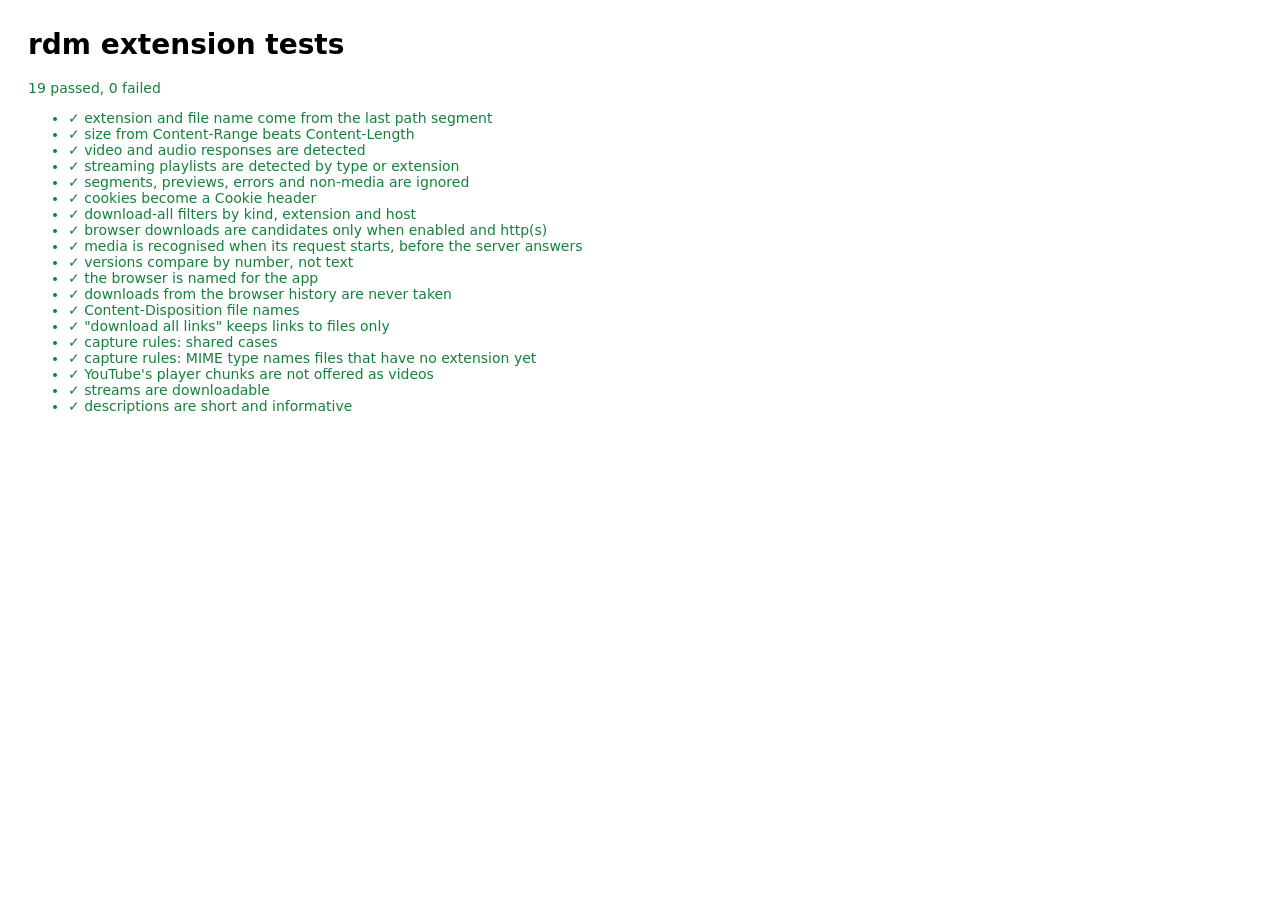
<file: extension/test/index.html>
<!doctype html>
<meta charset="utf-8">
<title>rdm extension tests</title>
<style>body{font:14px system-ui;margin:2em} .pass{color:#15803d} .fail{color:#b91c1c} pre{white-space:pre-wrap}</style>
<h1>rdm extension tests</h1>
<p id="summary">Running…</p>
<ul id="results"></ul>
<script type="module">
  // Browser runner for the same cases Node runs in CI. Serve the extension
  // folder over HTTP and open test/index.html.
  import { cases } from './cases.mjs';
  const same = (a, b) => JSON.stringify(a) === JSON.stringify(b);
  const t = {
    equal(a, b) { if (a !== b) throw new Error(`expected ${JSON.stringify(b)}, got ${JSON.stringify(a)}`); },
    deepEqual(a, b) { if (!same(a, b)) throw new Error(`expected ${JSON.stringify(b)}, got ${JSON.stringify(a)}`); },
    ok(v) { if (!v) throw new Error('expected a truthy value'); },
  };
  let failed = 0;
  for (const [name, fn] of cases) {
    const li = document.createElement('li');
    try { fn(t); li.className = 'pass'; li.textContent = `✓ ${name}`; }
    catch (e) { failed++; li.className = 'fail'; li.textContent = `✗ ${name}: ${e.message}`; }
    document.querySelector('#results').append(li);
  }
  const summary = document.querySelector('#summary');
  summary.textContent = `${cases.length - failed} passed, ${failed} failed`;
  summary.className = failed ? 'fail' : 'pass';
  document.title = failed ? 'FAIL' : 'PASS';
</script>
</file>
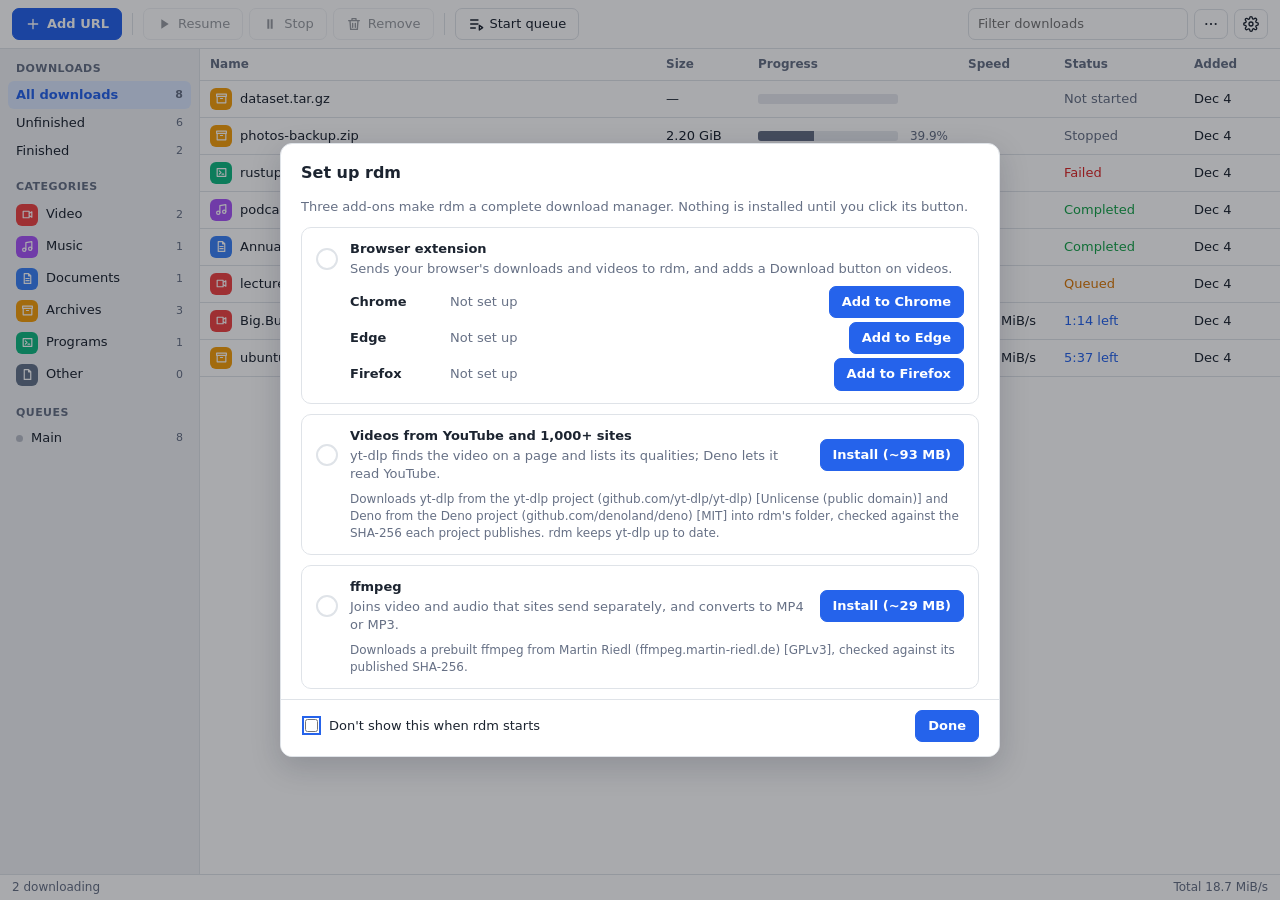
<file: crates/rdm-gui/ui/index.html>
<!doctype html>
<html lang="en">
<head>
  <meta charset="utf-8">
  <meta name="viewport" content="width=device-width, initial-scale=1">
  <title>rdm</title>
  <link rel="stylesheet" href="style.css">
  <script type="module" src="app.js"></script>
</head>
<body>
  <header class="toolbar" role="toolbar" aria-label="Actions">
    <button id="btn-add" class="primary" title="Add a URL (Ctrl/Cmd+N)">
      <svg viewBox="0 0 24 24" aria-hidden="true"><path d="M12 5v14M5 12h14"/></svg>
      <span>Add URL</span>
    </button>
    <div class="sep"></div>
    <button id="btn-start" title="Start or resume the selected downloads">
      <svg viewBox="0 0 24 24" aria-hidden="true"><path d="M8 5v14l11-7z" class="fill"/></svg>
      <span>Resume</span>
    </button>
    <button id="btn-stop" title="Stop the selected downloads (progress is kept)">
      <svg viewBox="0 0 24 24" aria-hidden="true"><path d="M8 5h3v14H8zM13 5h3v14h-3z" class="fill"/></svg>
      <span>Stop</span>
    </button>
    <button id="btn-remove" title="Remove the selected downloads (Delete)">
      <svg viewBox="0 0 24 24" aria-hidden="true"><path d="M4 7h16M10 11v6M14 11v6M6 7l1 13h10l1-13M9 7V4h6v3"/></svg>
      <span>Remove</span>
    </button>
    <div class="sep"></div>
    <button id="btn-queue" title="Start or stop the queue">
      <svg viewBox="0 0 24 24" aria-hidden="true"><path d="M4 6h11M4 12h11M4 18h7M17 14v7l5-3.5z"/></svg>
      <span id="btn-queue-label">Start queue</span>
    </button>
    <div class="spacer"></div>
    <input id="search" type="search" placeholder="Filter downloads" aria-label="Filter downloads">
    <button id="btn-more" class="icon-only" title="Import, export and more" aria-label="More actions" aria-haspopup="menu">
      <svg viewBox="0 0 24 24" aria-hidden="true"><circle cx="5" cy="12" r="1.6" class="fill"/><circle cx="12" cy="12" r="1.6" class="fill"/><circle cx="19" cy="12" r="1.6" class="fill"/></svg>
    </button>
    <button id="btn-settings" class="icon-only" title="Settings" aria-label="Settings">
      <svg viewBox="0 0 24 24" aria-hidden="true"><circle cx="12" cy="12" r="3"/><path d="M19.4 15a1.7 1.7 0 0 0 .3 1.8l.1.1a2 2 0 1 1-2.8 2.8l-.1-.1a1.7 1.7 0 0 0-1.8-.3 1.7 1.7 0 0 0-1 1.5V21a2 2 0 1 1-4 0v-.1a1.7 1.7 0 0 0-1.1-1.5 1.7 1.7 0 0 0-1.8.3l-.1.1a2 2 0 1 1-2.8-2.8l.1-.1a1.7 1.7 0 0 0 .3-1.8 1.7 1.7 0 0 0-1.5-1H3a2 2 0 1 1 0-4h.1a1.7 1.7 0 0 0 1.5-1.1 1.7 1.7 0 0 0-.3-1.8l-.1-.1a2 2 0 1 1 2.8-2.8l.1.1a1.7 1.7 0 0 0 1.8.3H9a1.7 1.7 0 0 0 1-1.5V3a2 2 0 1 1 4 0v.1a1.7 1.7 0 0 0 1 1.5 1.7 1.7 0 0 0 1.8-.3l.1-.1a2 2 0 1 1 2.8 2.8l-.1.1a1.7 1.7 0 0 0-.3 1.8V9a1.7 1.7 0 0 0 1.5 1H21a2 2 0 1 1 0 4h-.1a1.7 1.7 0 0 0-1.5 1z"/></svg>
    </button>
  </header>

  <div class="body">
    <nav class="sidebar" id="sidebar" aria-label="Views"></nav>

    <main class="main">
      <div class="table-wrap" id="table-wrap">
        <table class="downloads" id="downloads" aria-label="Downloads">
          <thead>
            <tr>
              <th class="c-name">Name</th>
              <th class="c-size">Size</th>
              <th class="c-progress">Progress</th>
              <th class="c-speed">Speed</th>
              <th class="c-status">Status</th>
              <th class="c-added">Added</th>
            </tr>
          </thead>
          <tbody id="rows"></tbody>
        </table>
        <div class="empty" id="empty" hidden>
          <svg viewBox="0 0 24 24" aria-hidden="true"><path d="M12 4v10M7 10l5 5 5-5M5 20h14"/></svg>
          <p>No downloads here yet.</p>
          <button id="btn-add-empty" class="primary">Add a URL</button>
        </div>
      </div>
      <section class="details" id="details" hidden aria-label="Download details"></section>
    </main>
  </div>

  <footer class="statusbar">
    <span id="status-active">Idle</span>
    <span class="spacer"></span>
    <button type="button" id="update-pill" class="pill" hidden></button>
    <span id="status-speed"></span>
  </footer>

  <!-- Add URL: the essentials, with the rest behind "More options" -->
  <dialog id="dlg-add" aria-labelledby="dlg-add-title">
    <form method="dialog" id="form-add">
      <h2 id="dlg-add-title">Add download</h2>
      <label class="field">
        <span>URL</span>
        <div class="row">
          <input id="add-url" type="url" required placeholder="https://example.com/file.zip" autocomplete="off" spellcheck="false">
          <button type="button" id="add-check">Check</button>
        </div>
      </label>
      <p class="probe-info" id="add-info" aria-live="polite"></p>
      <div class="inline-action" id="add-page-action" hidden>
        <button type="button" class="primary" id="add-page-btn"></button>
        <span class="hint" id="add-page-hint"></span>
      </div>
      <div class="note" id="add-duplicate" hidden>
        <span id="add-duplicate-text"></span>
        <label class="check"><input type="checkbox" id="add-allow-duplicate"> Download it again</label>
      </div>
      <div class="stream-options" id="add-stream" hidden>
        <div class="grid3">
          <label class="field"><span>Quality</span><select id="add-variant"></select></label>
          <label class="field" id="add-audio-field"><span>Audio</span><select id="add-audio"></select></label>
          <label class="field"><span>Format</span>
            <select id="add-format">
              <option value="auto">Automatic (MP4)</option>
              <option value="mp4">MP4</option>
              <option value="mkv">MKV</option>
              <option value="m4a">Audio only (M4A)</option>
              <option value="mp3">Audio only (MP3)</option>
            </select>
          </label>
        </div>
        <div class="hint site-note" id="add-site-note" hidden>
          <span id="add-site-note-text"></span>
          <button type="button" id="add-get-ffmpeg" hidden></button>
        </div>
      </div>
      <label class="field">
        <span>Save as</span>
        <input id="add-name" type="text" placeholder="Determined from the server" spellcheck="false">
      </label>
      <label class="field">
        <span>Folder</span>
        <div class="row">
          <input id="add-dir" type="text" spellcheck="false">
          <button type="button" id="add-browse" title="Choose a folder">Browse…</button>
        </div>
      </label>
      <label class="check" id="add-remember-row" hidden><input type="checkbox" id="add-remember"> <span id="add-remember-label">Always save this category here</span></label>
      <div class="add-more" id="add-more" hidden>
        <div class="grid2">
          <label class="field">
            <span>Category</span>
            <select id="add-category"></select>
          </label>
          <label class="field">
            <span>Queue</span>
            <select id="add-queue"></select>
          </label>
        </div>
        <div class="grid2">
          <label class="field">
            <span>Connections</span>
            <input id="add-conns" type="number" min="1" max="32" placeholder="Default">
          </label>
          <label class="field">
            <span>Speed limit (KiB/s)</span>
            <input id="add-limit" type="number" min="0" placeholder="Unlimited">
          </label>
        </div>
        <label class="field"><span>Referer</span><input id="add-referer" type="text" spellcheck="false"></label>
        <label class="field"><span>User-Agent</span><input id="add-ua" type="text" spellcheck="false"></label>
        <label class="field"><span>Cookies (kept in memory only)</span><input id="add-cookies" type="text" spellcheck="false" placeholder="name=value; other=value"></label>
        <label class="field"><span>Expected checksum (verified when done)</span><input id="add-checksum" type="text" spellcheck="false" placeholder="sha-256:… or md5:… or plain hex"></label>
      </div>
      <p class="error" id="add-error" role="alert"></p>
      <div class="actions">
        <button type="button" class="expander" id="add-more-toggle" aria-expanded="false" aria-controls="add-more" title="Category, queue, connections, speed limit, cookies, checksum">
          <svg viewBox="0 0 24 24" aria-hidden="true"><path d="M9 6l6 6-6 6"/></svg>
          <span>More options</span>
        </button>
        <div class="spacer"></div>
        <button type="button" value="cancel" id="add-cancel">Cancel</button>
        <button type="button" id="add-paused" hidden>Add stopped</button>
        <button type="button" id="add-queue-btn" title="Add to the queue; it starts when the queue runs">Download later</button>
        <button type="submit" class="primary" id="add-now">Start download</button>
      </div>
    </form>
  </dialog>

  <!-- Remove -->
  <dialog id="dlg-remove" aria-labelledby="dlg-remove-title">
    <form method="dialog">
      <h2 id="dlg-remove-title">Remove downloads</h2>
      <p id="remove-text"></p>
      <label class="check"><input type="checkbox" id="remove-files"> Also delete the files from disk</label>
      <div class="actions">
        <div class="spacer"></div>
        <button value="cancel">Cancel</button>
        <button value="ok" class="danger" id="remove-ok">Remove</button>
      </div>
    </form>
  </dialog>

  <!-- Settings -->
  <dialog id="dlg-settings" class="wide" aria-labelledby="dlg-settings-title">
    <form method="dialog" id="form-settings">
      <h2 id="dlg-settings-title">Settings</h2>
      <div class="tabs" role="tablist">
        <button type="button" role="tab" data-tab="general" aria-selected="true">General</button>
        <button type="button" role="tab" data-tab="connection">Connection</button>
        <button type="button" role="tab" data-tab="categories">Categories</button>
        <button type="button" role="tab" data-tab="queues">Queues</button>
        <button type="button" role="tab" data-tab="capture">Capture</button>
        <button type="button" role="tab" data-tab="browser">Browser</button>
        <button type="button" role="tab" data-tab="media">Media</button>
        <button type="button" role="tab" data-tab="about">About</button>
      </div>

      <section class="tab" data-tab="general">
        <label class="field">
          <span>Default folder (for files without a category)</span>
          <div class="row">
            <input id="set-dir" type="text" spellcheck="false">
            <button type="button" data-browse="set-dir">Browse…</button>
          </div>
        </label>
        <label class="check"><input type="checkbox" id="set-tray"> Closing the window keeps rdm running in the system tray</label>
        <label class="field">
          <span>Antivirus: scan every finished download with this command ({file} is the file; leave empty to turn off)</span>
          <div class="row">
            <input id="set-av" type="text" spellcheck="false" placeholder="clamscan --no-summary {file}">
            <select id="set-av-preset" aria-label="Antivirus presets">
              <option value="">Presets…</option>
              <option value='"C:\Program Files\Windows Defender\MpCmdRun.exe" -Scan -ScanType 3 -DisableRemediation -File {file}'>Microsoft Defender (Windows)</option>
              <option value="clamscan --no-summary {file}">ClamAV</option>
            </select>
          </div>
        </label>
      </section>

      <section class="tab" data-tab="connection" hidden>
        <div class="grid2">
          <label class="field">
            <span>Connections per download</span>
            <input id="set-conns" type="number" min="1" max="32" required>
          </label>
          <label class="field">
            <span>Minimum piece size (KiB)</span>
            <input id="set-split" type="number" min="64" required>
          </label>
        </div>
        <label class="field">
          <span>Total speed limit (KiB/s, 0 = unlimited)</span>
          <input id="set-limit" type="number" min="0">
        </label>
        <fieldset class="field">
          <legend>Proxy</legend>
          <label class="check"><input type="radio" name="proxy" value="system"> Use system settings</label>
          <label class="check"><input type="radio" name="proxy" value="direct"> No proxy</label>
          <label class="check"><input type="radio" name="proxy" value="custom"> Custom:</label>
          <input id="set-proxy-url" type="text" placeholder="http://host:8080 or socks5://user:pass@host:1080" spellcheck="false">
        </fieldset>
      </section>

      <section class="tab" data-tab="categories" hidden>
        <p class="hint">Files go to the first category whose extensions match. A category with no extensions catches everything else.</p>
        <div class="list-editor" id="set-categories"></div>
        <button type="button" id="set-add-category">Add category</button>
      </section>

      <section class="tab" data-tab="queues" hidden>
        <p class="hint">"Add to queue" downloads wait in their queue and start when the queue is started, a few at a time. A schedule starts and stops a queue by itself (local time).</p>
        <div class="list-editor" id="set-queues"></div>
        <button type="button" id="set-add-queue">Add queue</button>
      </section>

      <section class="tab capture" data-tab="capture" hidden>
        <p class="hint">Downloads of the selected file types go to rdm instead of the browser (Alt+click a link to let the browser have it). Click a type to select or clear it.</p>
        <div class="row capture-tools">
          <input id="cap-search" type="search" placeholder="Find or add a file type, e.g. torrent" spellcheck="false" aria-label="Find or add a file type">
          <button type="button" id="cap-add" title="Add the typed extension">Add</button>
          <select id="cap-preset" aria-label="Presets">
            <option value="">Presets…</option>
            <option value="default">rdm defaults</option>
            <option value="media">Video and audio only</option>
            <option value="all">Everything listed</option>
            <option value="none">Nothing</option>
          </select>
        </div>
        <p class="hint" id="cap-summary" aria-live="polite"></p>
        <div class="skipped" id="cap-skipped" hidden>
          <h3 class="subhead">Downloaded by the browser recently</h3>
          <p class="hint">These types were not selected, so the browser kept them. Add any you want rdm to take.</p>
          <div class="chips" id="cap-skipped-list"></div>
        </div>
        <div class="type-groups" id="cap-groups"></div>
        <h3 class="subhead">Rules</h3>
        <label class="check">Only files larger than <input id="cap-min" type="number" min="0" step="0.1" class="inline-num" aria-label="Minimum size in MB"> MB <span class="hint">(0 = any size; applies when the size is known)</span></label>
        <label class="check"><input type="checkbox" id="cap-inline"> Also take files of these types that would open in a browser tab (PDFs, images, videos)</label>
        <div class="field">
          <span>Never take downloads from these sites (subdomains included)</span>
          <div class="chips editable" id="cap-sites"></div>
          <div class="row">
            <input id="cap-site-input" type="text" placeholder="example.com" spellcheck="false" aria-label="Site to exclude">
            <button type="button" id="cap-site-add">Add site</button>
          </div>
        </div>
        <div class="field">
          <span>Never take downloads from these addresses (* matches anything; otherwise addresses starting with it)</span>
          <div class="chips editable" id="cap-addresses"></div>
          <div class="row">
            <input id="cap-address-input" type="text" placeholder="https://example.com/raw/*" spellcheck="false" aria-label="Address pattern to exclude">
            <button type="button" id="cap-address-add">Add address</button>
          </div>
        </div>
      </section>

      <section class="tab" data-tab="browser" hidden>
        <label class="check"><input type="checkbox" id="set-clipboard"> Offer to download links that are copied, when they point to a file type selected under Capture</label>
        <h3 class="subhead">Browser extension</h3>
        <p class="hint">The rdm extension sends links, videos and captured downloads to this app through a small helper (rdm-host). The setup assistant adds both to a browser in a few clicks.</p>
        <div class="row">
          <button type="button" class="primary" id="set-open-setup">Set up the browser extension…</button>
        </div>
        <div class="list-editor browsers" id="set-browsers" aria-live="polite"></div>
        <div class="row">
          <button type="button" id="set-browsers-install">Register with all detected browsers</button>
        </div>
        <p class="error" id="set-browsers-error" role="alert"></p>
      </section>

      <section class="tab" data-tab="media" hidden>
        <h3 class="subhead">ffmpeg</h3>
        <p class="hint">Streams (HLS/DASH) with a single track are saved without extra tools. ffmpeg is used to merge separate video and audio, to turn MPEG-TS into MP4, and to extract MP3/M4A audio.</p>
        <p id="ffmpeg-status" aria-live="polite">Checking…</p>
        <div class="row">
          <button type="button" id="ffmpeg-install" hidden>Download ffmpeg</button>
        </div>
        <p class="hint" id="ffmpeg-hint"></p>
        <p class="error" id="ffmpeg-error" role="alert"></p>

        <h3 class="subhead">Videos on web pages (yt-dlp)</h3>
        <p class="hint">yt-dlp finds the video on pages from YouTube, Vimeo and over a thousand other sites; rdm then downloads it with several connections. YouTube also needs Deno, a JavaScript runtime. DRM-protected videos are never downloaded.</p>
        <div class="tools" id="yt-status" aria-live="polite">Checking…</div>
        <div class="row">
          <button type="button" id="yt-install" hidden>Download yt-dlp</button>
          <button type="button" id="yt-update" hidden>Update yt-dlp</button>
          <span class="hint" id="yt-progress" aria-live="polite"></span>
        </div>
        <label class="check"><input type="checkbox" id="set-yt-enabled"> When an address is a web page, look for its video with yt-dlp</label>
        <label class="check"><input type="checkbox" id="set-yt-update"> Keep rdm's yt-dlp up to date (checked weekly)</label>
        <p class="hint" id="yt-hint"></p>
        <p class="error" id="yt-error" role="alert"></p>
      </section>

      <section class="tab" data-tab="about" hidden>
        <div class="about-head">
          <img src="icon.png" alt="" width="48" height="48">
          <div>
            <strong>rdm</strong> <span id="about-version"></span>
            <p class="hint">Rust Download Manager · MIT License</p>
          </div>
        </div>
        <div class="row">
          <button type="button" id="upd-check">Check for updates</button>
          <span class="hint upd-status" id="upd-status" aria-live="polite"></span>
        </div>
        <div class="update-box" id="upd-box" hidden>
          <strong id="upd-title"></strong>
          <pre class="notes" id="upd-notes" hidden></pre>
          <progress id="upd-progress" max="1" value="0" hidden></progress>
          <div class="row">
            <button type="button" class="primary" id="upd-install">Install and restart</button>
            <button type="button" id="upd-page">Open the download page</button>
          </div>
          <p class="hint" id="upd-hint"></p>
        </div>
        <p class="error" id="upd-error" role="alert"></p>
        <label class="check"><input type="checkbox" id="set-check-updates"> Check for updates automatically (at startup and once a day)</label>
        <p class="hint">Updates come from the project's GitHub releases and are installed only if their signature matches the key built into rdm.</p>
      </section>

      <p class="error" id="set-error" role="alert"></p>
      <div class="actions">
        <div class="spacer"></div>
        <button type="button" id="set-cancel">Cancel</button>
        <button type="submit" class="primary">Save</button>
      </div>
    </form>
  </dialog>

  <!-- Several links from the browser -->
  <dialog id="dlg-batch" class="wide" aria-labelledby="dlg-batch-title">
    <form method="dialog" id="form-batch">
      <h2 id="dlg-batch-title">Add links</h2>
      <p class="hint" id="batch-source"></p>
      <div class="row">
        <input id="batch-filter" type="search" placeholder="Filter by name or address" spellcheck="false" aria-label="Filter links">
      </div>
      <div class="chips" id="batch-types" aria-label="Select by type"></div>
      <div class="batch-list" id="batch-list" role="list"></div>
      <div class="row batch-foot">
        <label class="check"><input type="checkbox" id="batch-all"> <span id="batch-count"></span></label>
        <div class="spacer"></div>
        <label class="check">Queue <select id="batch-queue" class="inline-select"></select></label>
      </div>
      <p class="error" id="batch-error" role="alert"></p>
      <div class="actions">
        <div class="spacer"></div>
        <button type="button" id="batch-cancel">Cancel</button>
        <button type="button" id="batch-paused">Add stopped</button>
        <button type="button" id="batch-queue-btn">Add to queue</button>
        <button type="submit" class="primary" id="batch-now">Start now</button>
      </div>
    </form>
  </dialog>

  <!-- Setup assistant: browser extension, yt-dlp, ffmpeg -->
  <dialog id="dlg-setup" class="wide" aria-labelledby="dlg-setup-title">
    <form method="dialog" id="form-setup">
      <h2 id="dlg-setup-title">Set up rdm</h2>
      <p class="hint">Three add-ons make rdm a complete download manager. Nothing is installed until you click its button.</p>
      <ol class="setup-steps">
        <li class="setup-step" id="setup-ext">
          <div class="step-head">
            <span class="step-mark" aria-hidden="true"></span>
            <div class="step-text">
              <strong>Browser extension</strong>
              <span class="hint">Sends your browser's downloads and videos to rdm, and adds a Download button on videos.</span>
            </div>
          </div>
          <div class="setup-browsers" id="setup-browsers" aria-live="polite"></div>
          <div class="setup-guide" id="setup-guide" hidden>
            <ol id="setup-guide-steps"></ol>
            <div class="row folder-row">
              <code id="setup-folder"></code>
              <button type="button" id="setup-copy">Copy</button>
              <button type="button" id="setup-reveal">Show folder</button>
              <button type="button" id="setup-open-page">Open extensions page</button>
            </div>
            <p class="hint" id="setup-guide-note"></p>
            <p class="waiting" id="setup-waiting" aria-live="polite"></p>
          </div>
          <p class="error" id="setup-ext-error" role="alert"></p>
        </li>
        <li class="setup-step" id="setup-yt">
          <div class="step-head">
            <span class="step-mark" aria-hidden="true"></span>
            <div class="step-text">
              <strong>Videos from YouTube and 1,000+ sites</strong>
              <span class="hint">yt-dlp finds the video on a page and lists its qualities; Deno lets it read YouTube.</span>
            </div>
            <button type="button" class="primary" id="setup-yt-install" hidden>Install</button>
          </div>
          <p class="hint step-detail" id="setup-yt-detail"></p>
          <p class="error" id="setup-yt-error" role="alert"></p>
        </li>
        <li class="setup-step" id="setup-ff">
          <div class="step-head">
            <span class="step-mark" aria-hidden="true"></span>
            <div class="step-text">
              <strong>ffmpeg</strong>
              <span class="hint">Joins video and audio that sites send separately, and converts to MP4 or MP3.</span>
            </div>
            <button type="button" class="primary" id="setup-ff-install" hidden>Install</button>
          </div>
          <p class="hint step-detail" id="setup-ff-detail"></p>
          <p class="error" id="setup-ff-error" role="alert"></p>
        </li>
      </ol>
      <div class="actions">
        <label class="check"><input type="checkbox" id="setup-dismiss"> Don't show this when rdm starts</label>
        <div class="spacer"></div>
        <button type="submit" class="primary" id="setup-close">Done</button>
      </div>
    </form>
  </dialog>

  <!-- Shutdown countdown -->
  <dialog id="dlg-countdown" aria-labelledby="dlg-countdown-title">
    <form method="dialog">
      <h2 id="dlg-countdown-title">Shutting down</h2>
      <p id="countdown-text"></p>
      <div class="actions">
        <div class="spacer"></div>
        <button value="cancel" class="primary" id="countdown-cancel">Cancel shutdown</button>
        <button value="now" id="countdown-now">Shut down now</button>
      </div>
    </form>
  </dialog>

  <div class="drop-overlay" id="drop-overlay" hidden>
    <div><svg viewBox="0 0 24 24" aria-hidden="true"><path d="M12 4v11M7 10l5 5 5-5M5 20h14"/></svg>Drop links or a list of URLs to download</div>
  </div>

  <menu class="context" id="context" hidden role="menu"></menu>
  <div class="toasts" id="toasts" aria-live="polite"></div>
</body>
</html>
</file>
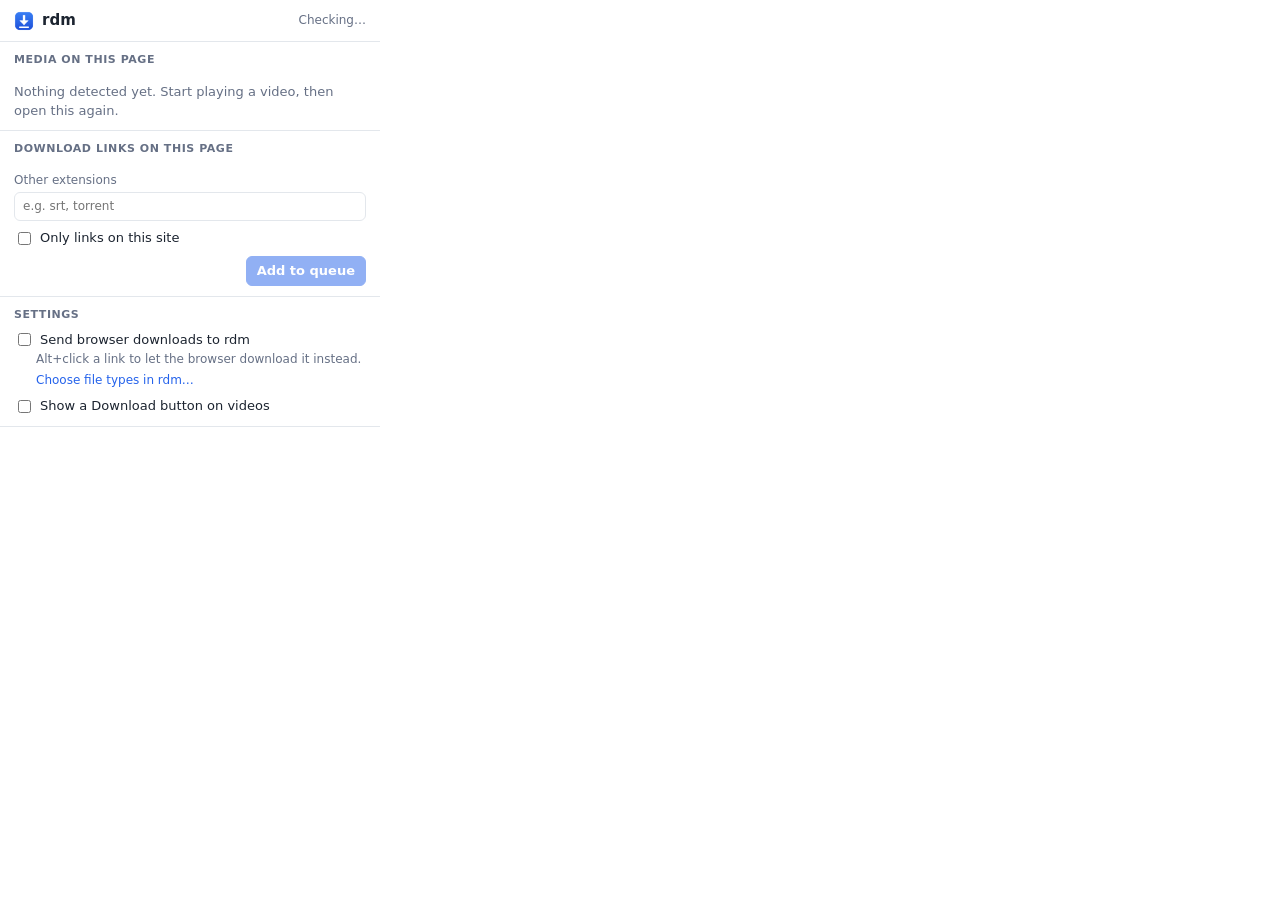
<file: extension/popup.html>
<!doctype html>
<html lang="en">
<head>
  <meta charset="utf-8">
  <title>rdm</title>
  <link rel="stylesheet" href="popup.css">
  <script type="module" src="popup.js"></script>
</head>
<body>
  <header>
    <img src="icons/32.png" alt="" width="20" height="20">
    <strong>rdm</strong>
    <span id="status" class="status">Checking…</span>
  </header>

  <section id="permission" hidden>
    <p>rdm needs access to websites to detect videos and send cookies with downloads.</p>
    <button id="grant" class="primary">Allow access to websites</button>
  </section>

  <section id="tab-file" hidden>
    <h2>This tab shows a file</h2>
    <div class="row">
      <span id="tab-file-name" class="name"></span>
      <button id="tab-file-send" class="primary">Download with rdm</button>
    </div>
  </section>

  <section>
    <h2>Media on this page</h2>
    <button id="find-page" class="link" hidden>Find the video on this page with yt-dlp…</button>
    <ul id="media" class="list"></ul>
    <p id="media-empty" class="hint">Nothing detected yet. Start playing a video, then open this again.</p>
  </section>

  <section>
    <h2>Download links on this page</h2>
    <div class="kinds" id="kinds"></div>
    <label class="field">Other extensions <input id="exts" type="text" placeholder="e.g. srt, torrent" spellcheck="false"></label>
    <label class="check"><input id="same-host" type="checkbox"> Only links on this site</label>
    <div class="row">
      <span id="link-count" class="hint"></span>
      <button id="add-links" class="primary" disabled>Add to queue</button>
    </div>
  </section>

  <section>
    <h2>Settings</h2>
    <label class="check"><input id="capture" type="checkbox"> Send browser downloads to rdm</label>
    <p class="hint indent">Alt+click a link to let the browser download it instead.</p>
    <label class="check indent" id="site-row" hidden><input id="site" type="checkbox"> <span id="site-label">From this site</span></label>
    <p class="hint indent" id="types-summary"></p>
    <button id="choose-types" class="link indent">Choose file types in rdm…</button>
    <label class="check"><input id="video-button" type="checkbox"> Show a Download button on videos</label>
  </section>

  <p id="message" class="message" role="status"></p>
</body>
</html>
</file>
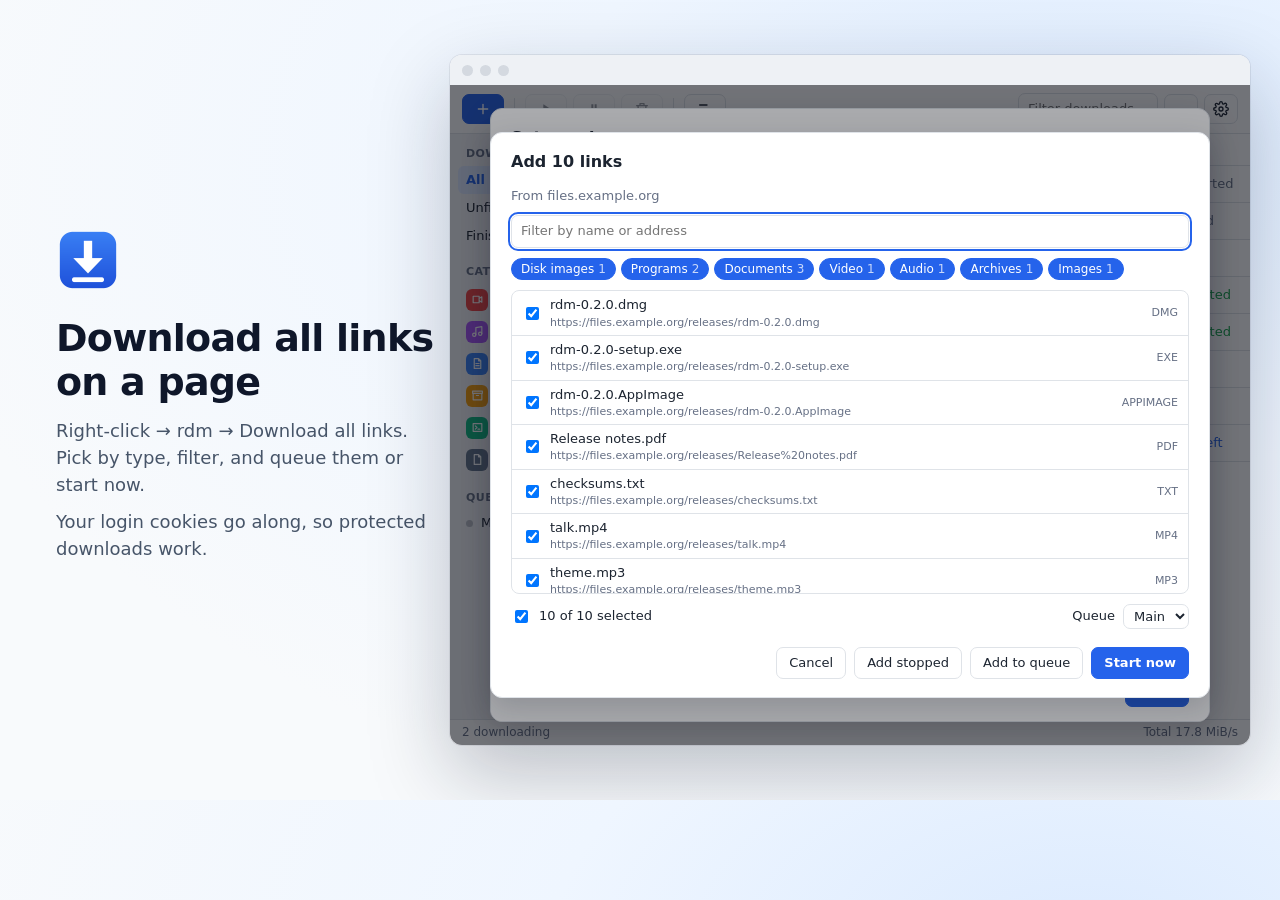
<file: store/shots/batch.html>
<!doctype html>
<meta charset="utf-8">
<link rel="stylesheet" href="shot.css">
<div class="caption">
  <img src="../../crates/rdm-gui/icons/icon.png" alt="">
  <h1>Download all links on a page</h1>
  <p>Right-click → rdm → Download all links. Pick by type, filter, and queue them or start now.</p>
  <p>Your login cookies go along, so protected downloads work.</p>
</div>
<div class="stage">
  <div class="window"><div class="bar"><i></i><i></i><i></i></div><iframe id="app" width="800" height="660"></iframe></div>
</div>
<script type="module">
  import { loadApp } from './app-frame.js';
  loadApp(document.querySelector('#app'), (win) => win.rdmMock.batch());
</script>
</file>
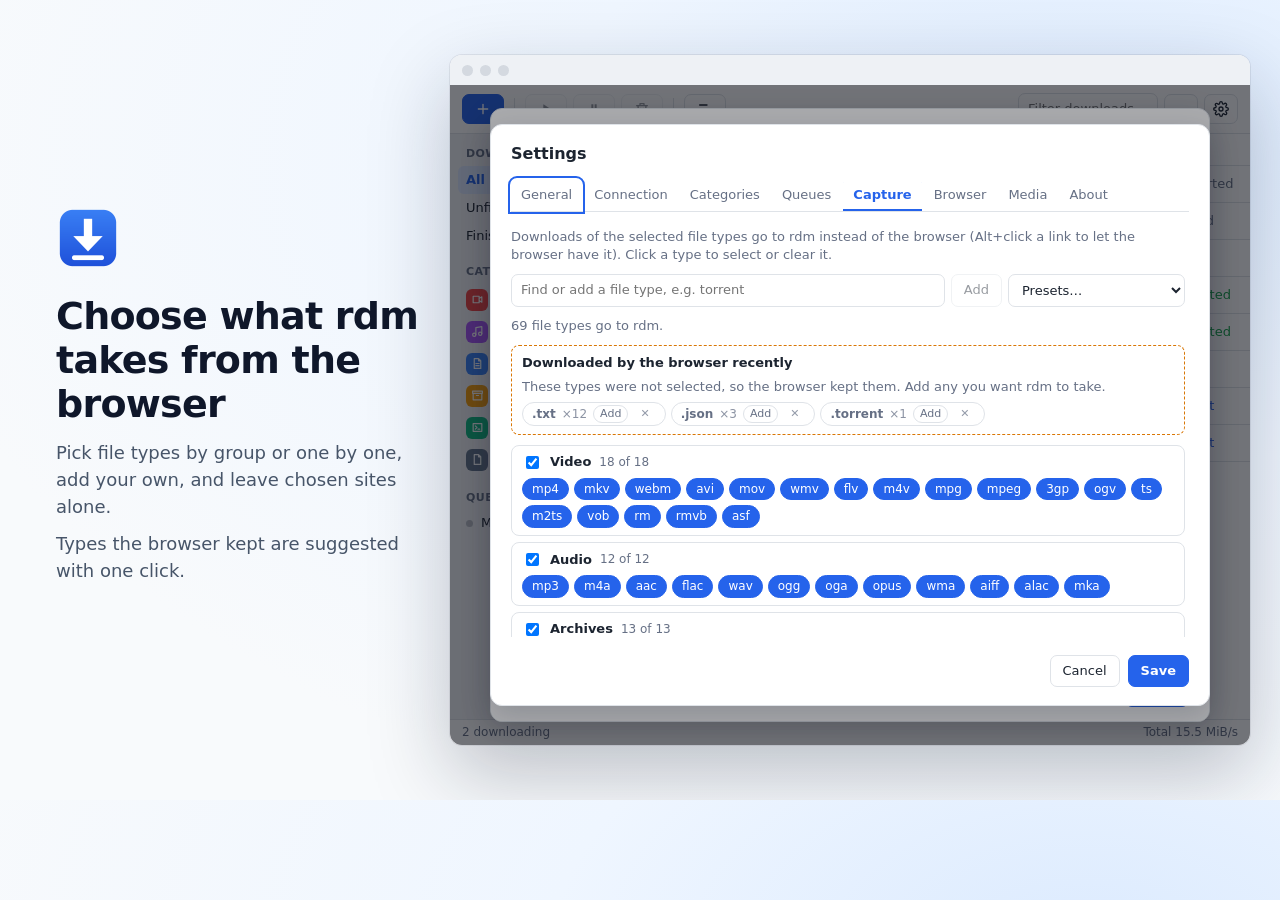
<file: store/shots/capture.html>
<!doctype html>
<meta charset="utf-8">
<link rel="stylesheet" href="shot.css">
<div class="caption">
  <img src="../../crates/rdm-gui/icons/icon.png" alt="">
  <h1>Choose what rdm takes from the browser</h1>
  <p>Pick file types by group or one by one, add your own, and leave chosen sites alone.</p>
  <p>Types the browser kept are suggested with one click.</p>
</div>
<div class="stage">
  <div class="window"><div class="bar"><i></i><i></i><i></i></div><iframe id="app" width="800" height="660"></iframe></div>
</div>
<script type="module">
  import { loadApp } from './app-frame.js';
  loadApp(document.querySelector('#app'), (win) => win.rdmMock.show('captureSettings'));
</script>
</file>
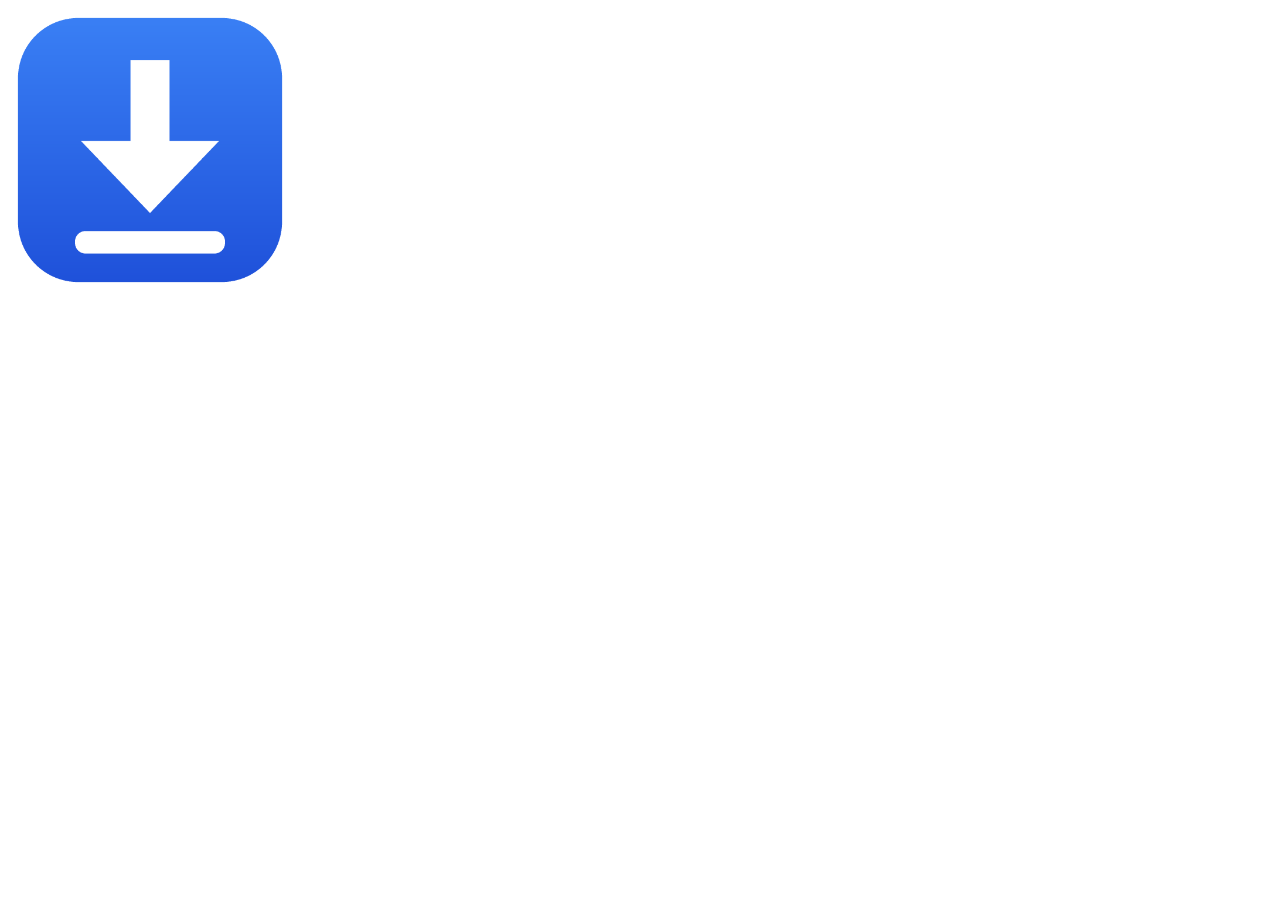
<file: store/shots/logo-300.html>
<!doctype html>
<meta charset="utf-8">
<style>html, body { margin: 0; width: 300px; height: 300px; overflow: hidden; background: transparent; } img { width: 300px; height: 300px; display: block; }</style>
<img src="../../crates/rdm-gui/icons/icon.png" alt="">
</file>
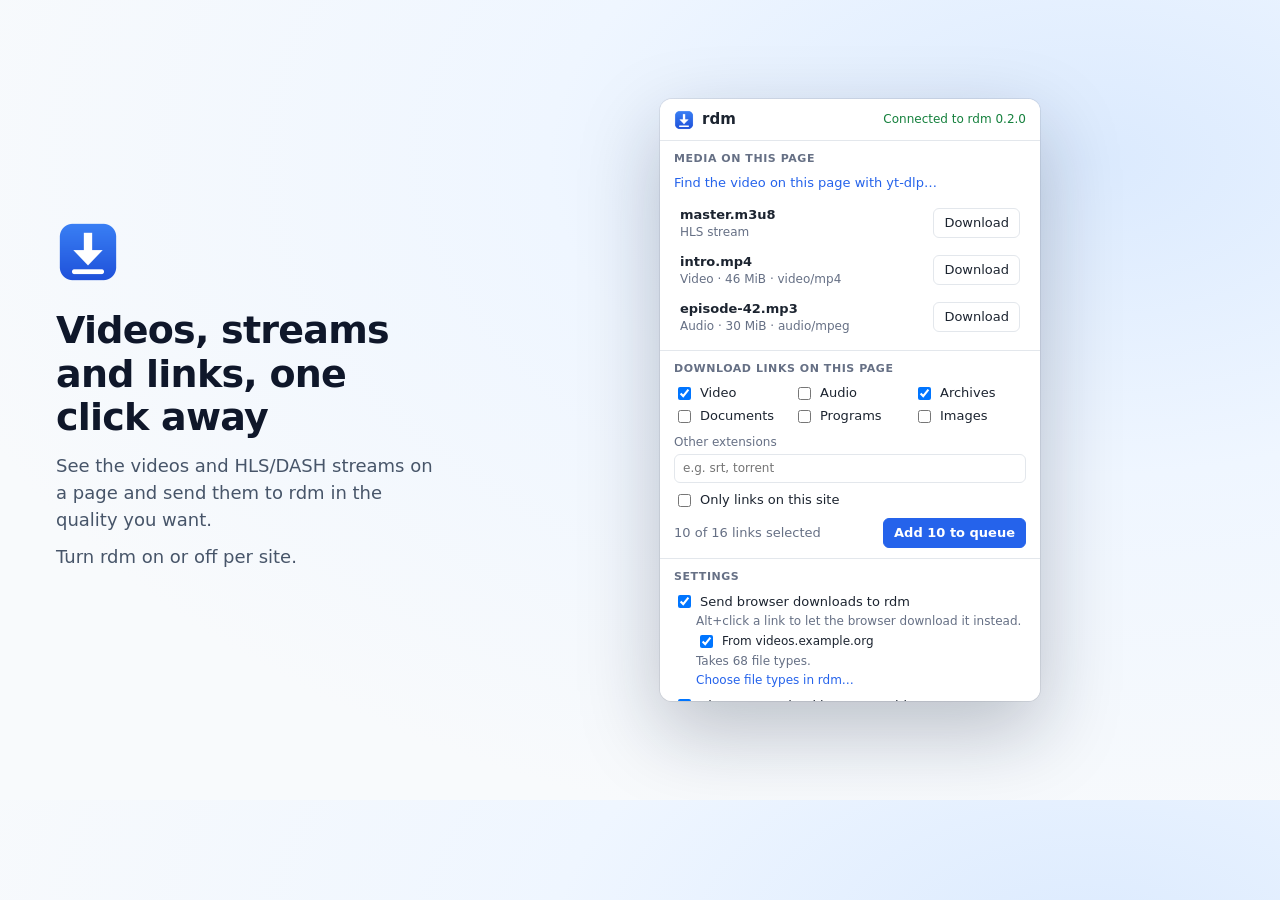
<file: store/shots/popup.html>
<!doctype html>
<meta charset="utf-8">
<link rel="stylesheet" href="shot.css">
<style>.stage { justify-items: center; } .window iframe { width: 380px; height: 602px; }</style>
<div class="caption">
  <img src="../../crates/rdm-gui/icons/icon.png" alt="">
  <h1>Videos, streams and links, one click away</h1>
  <p>See the videos and HLS/DASH streams on a page and send them to rdm in the quality you want.</p>
  <p>Turn rdm on or off per site.</p>
</div>
<div class="stage">
  <div class="window"><iframe id="popup"></iframe></div>
</div>
<script type="module">
  // The real popup, with the extension APIs replaced by sample data.
  const stub = `<script>
    const media = [
      { kind: 'hls', url: 'https://cdn.example.org/talks/rust-2026/master.m3u8', fileName: 'master.m3u8', size: null, contentType: 'application/vnd.apple.mpegurl' },
      { kind: 'video', url: 'https://cdn.example.org/clips/intro.mp4', fileName: 'intro.mp4', size: 48500000, contentType: 'video/mp4' },
      { kind: 'audio', url: 'https://cdn.example.org/podcast/episode-42.mp3', fileName: 'episode-42.mp3', size: 31200000, contentType: 'audio/mpeg' },
    ];
    const links = Array.from({ length: 16 }, (_, i) => ({ url: 'https://videos.example.org/files/part' + i + (i % 3 ? '.zip' : '.pdf') }));
    window.chrome = {
      tabs: { query: async () => [{ id: 1, url: 'https://videos.example.org/talks/rust-2026', title: 'Rust in 2026 — keynote' }], sendMessage: async () => ({ links }) },
      permissions: { contains: async () => true, request: async () => true },
      runtime: { sendMessage: async (m) => {
        const replies = {
          ping: { type: 'pong', version: '0.2.0', protocol: 1 },
          getMedia: media,
          getSettings: { captureDownloads: true, showVideoButton: true },
          getTabFile: null,
          getRules: { extensions: Array(68).fill('x'), minSize: null, excludedSites: [], excludedAddresses: [], captureInline: false },
        };
        return m.type in replies ? replies[m.type] : { type: 'shown' };
      } },
    };
  <\/script>`;
  const html = await (await fetch('../../extension/popup.html')).text();
  const frame = document.querySelector('#popup');
  frame.srcdoc = html.replace('<head>', `<head><base href="${new URL('../../extension/', location.href)}">${stub}`);
  frame.addEventListener('load', () => setTimeout(() => {
    const d = frame.contentDocument;
    for (const k of ['video', 'archives']) d.querySelector(`#kinds input[value=${k}]`)?.click();
  }, 300));
</script>
</file>
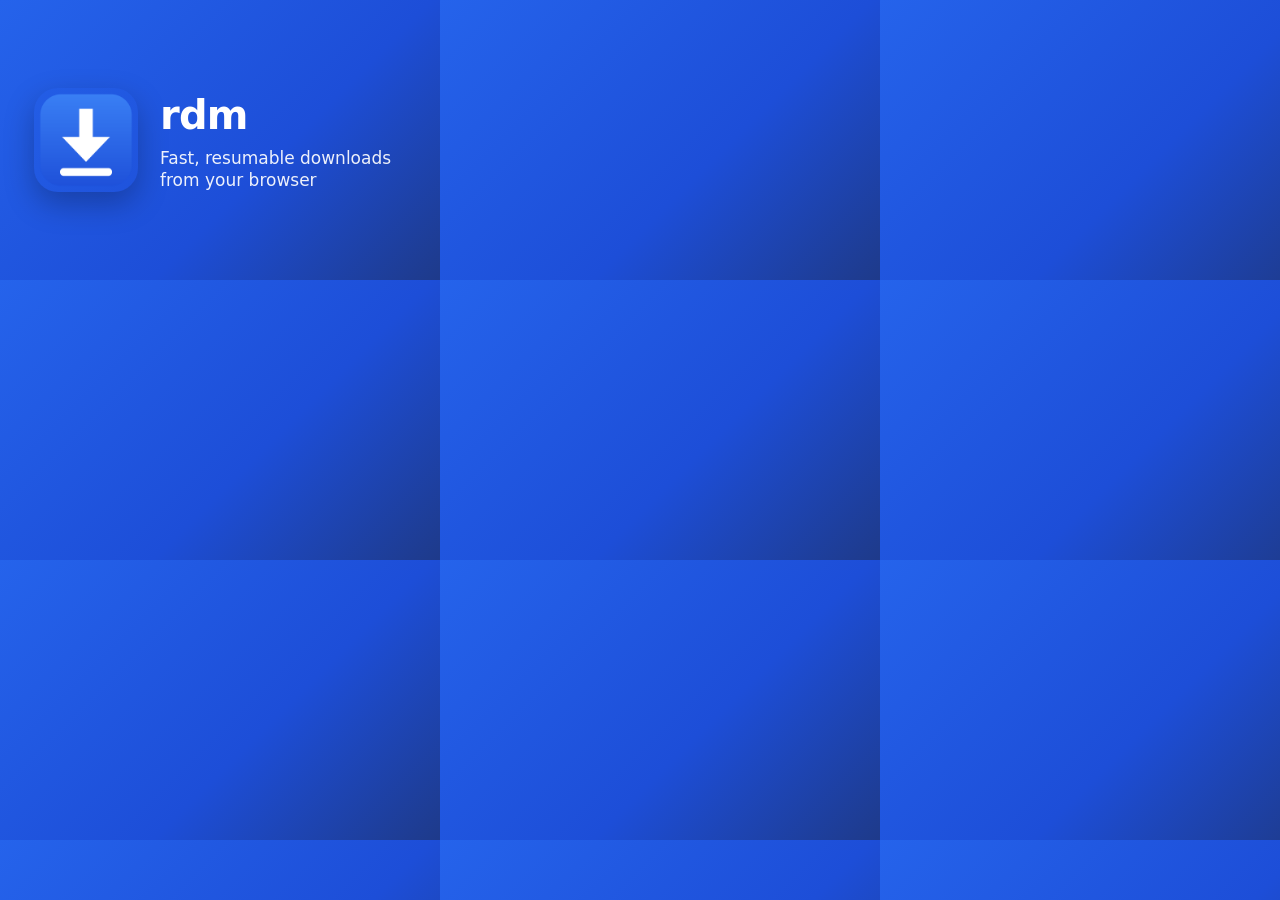
<file: store/shots/promo-small.html>
<!doctype html>
<meta charset="utf-8">
<style>
  html, body { margin: 0; width: 440px; height: 280px; overflow: hidden; }
  body { display: flex; align-items: center; gap: 22px; padding: 0 34px; box-sizing: border-box;
    font: 16px/1.3 -apple-system, BlinkMacSystemFont, "Segoe UI", system-ui, sans-serif; color: #fff;
    background: linear-gradient(135deg, #2563eb 0%, #1d4ed8 60%, #1e3a8a 100%); }
  img { width: 104px; height: 104px; border-radius: 24px; box-shadow: 0 12px 30px rgba(0,0,0,.25); }
  h1 { margin: 0 0 6px; font-size: 40px; letter-spacing: -0.02em; }
  p { margin: 0; font-size: 17px; opacity: .92; }
</style>
<img src="../../crates/rdm-gui/icons/icon.png" alt="">
<div><h1>rdm</h1><p>Fast, resumable downloads from your browser</p></div>
</file>
<file: crates/rdm-gui/ui/style.css>
:root {
  --bg: #f6f7f9;
  --panel: #ffffff;
  --panel-2: #f0f2f5;
  --border: #dfe3e8;
  --text: #1c2430;
  --muted: #667085;
  --accent: #2563eb;
  --accent-text: #ffffff;
  --accent-soft: #dbe7fe;
  --done: #16a34a;
  --warn: #d97706;
  --error: #dc2626;
  --track: #e6e9ee;
  --row-hover: #f3f6fb;
  --row-selected: #e3ecfd;
  --shadow: 0 10px 30px rgba(16, 24, 40, 0.18);
  color-scheme: light;
}

@media (prefers-color-scheme: dark) {
  :root {
    --bg: #15181d;
    --panel: #1c2027;
    --panel-2: #232831;
    --border: #2e3440;
    --text: #e6e9ef;
    --muted: #98a2b3;
    --accent: #4f8cff;
    --accent-text: #0b1220;
    --accent-soft: #1d2d4f;
    --done: #22c55e;
    --warn: #f59e0b;
    --error: #f87171;
    --track: #2b313b;
    --row-hover: #222833;
    --row-selected: #1f3156;
    --shadow: 0 10px 30px rgba(0, 0, 0, 0.5);
    color-scheme: dark;
  }
}

* { box-sizing: border-box; }
[hidden] { display: none !important; }

html, body {
  margin: 0;
  height: 100%;
  background: var(--bg);
  color: var(--text);
  font: 13px/1.4 -apple-system, BlinkMacSystemFont, "Segoe UI", system-ui, Ubuntu, "Helvetica Neue", sans-serif;
  -webkit-user-select: none;
  user-select: none;
  overflow: hidden;
}

body {
  display: grid;
  grid-template-rows: auto 1fr auto;
}

input, select, textarea, button { font: inherit; color: inherit; }
input, textarea { -webkit-user-select: text; user-select: text; }

svg { width: 16px; height: 16px; fill: none; stroke: currentColor; stroke-width: 2; stroke-linecap: round; stroke-linejoin: round; flex: none; }
svg .fill { fill: currentColor; stroke: none; }

button {
  display: inline-flex;
  align-items: center;
  gap: 6px;
  padding: 6px 12px;
  border: 1px solid var(--border);
  border-radius: 7px;
  background: var(--panel);
  cursor: pointer;
  white-space: nowrap;
}
button:hover:not(:disabled) { background: var(--panel-2); }
button:disabled { opacity: 0.45; cursor: default; }
button.primary { background: var(--accent); border-color: var(--accent); color: var(--accent-text); font-weight: 600; }
button.primary:hover:not(:disabled) { filter: brightness(1.08); background: var(--accent); }
button.danger { background: var(--error); border-color: var(--error); color: #fff; font-weight: 600; }
button.icon-only { padding: 6px 8px; }
button:focus-visible, input:focus-visible, select:focus-visible { outline: 2px solid var(--accent); outline-offset: 1px; }

input[type=text], input[type=url], input[type=number], input[type=search], select {
  width: 100%;
  padding: 6px 9px;
  border: 1px solid var(--border);
  border-radius: 7px;
  background: var(--panel);
  min-width: 0;
}

/* Toolbar */
.toolbar {
  display: flex;
  align-items: center;
  gap: 6px;
  padding: 8px 12px;
  background: var(--panel);
  border-bottom: 1px solid var(--border);
}
.toolbar .sep { width: 1px; height: 22px; background: var(--border); margin: 0 4px; }
.toolbar .spacer, .actions .spacer, .statusbar .spacer, .row .spacer { flex: 1; }
.toolbar #search { width: 220px; }

/* Layout */
.body { display: grid; grid-template-columns: 200px 1fr; min-height: 0; }
.main { display: flex; flex-direction: column; min-width: 0; min-height: 0; }

/* Sidebar */
.sidebar {
  background: var(--panel-2);
  border-right: 1px solid var(--border);
  padding: 10px 8px;
  overflow-y: auto;
}
.sidebar h3 {
  margin: 14px 8px 4px;
  font-size: 11px;
  font-weight: 600;
  text-transform: uppercase;
  letter-spacing: 0.04em;
  color: var(--muted);
}
.sidebar h3:first-child { margin-top: 2px; }
.nav-item {
  display: flex;
  align-items: center;
  gap: 8px;
  width: 100%;
  padding: 5px 8px;
  border: 0;
  border-radius: 6px;
  background: transparent;
  text-align: left;
}
.nav-item:hover { background: var(--row-hover); }
.nav-item[aria-current=true] { background: var(--accent-soft); color: var(--accent); font-weight: 600; }
.nav-item .label { flex: 1; overflow: hidden; text-overflow: ellipsis; }
.nav-item .count { color: var(--muted); font-size: 11px; font-variant-numeric: tabular-nums; }
.nav-item .dot { width: 7px; height: 7px; border-radius: 50%; background: var(--muted); opacity: 0.4; }
.nav-item .dot.on { background: var(--done); opacity: 1; }

/* Table */
.table-wrap { flex: 1; overflow: auto; position: relative; background: var(--panel); }
table.downloads { width: 100%; border-collapse: collapse; table-layout: fixed; }
.downloads th {
  position: sticky;
  top: 0;
  z-index: 1;
  background: var(--panel);
  border-bottom: 1px solid var(--border);
  padding: 7px 10px;
  text-align: left;
  font-weight: 600;
  color: var(--muted);
  font-size: 12px;
}
.downloads td {
  padding: 7px 10px;
  border-bottom: 1px solid var(--border);
  white-space: nowrap;
  overflow: hidden;
  text-overflow: ellipsis;
}
.downloads tbody tr { cursor: default; }
.downloads tbody tr:hover { background: var(--row-hover); }
.downloads tbody tr[aria-selected=true] { background: var(--row-selected); }
.c-size { width: 92px; }
.c-progress { width: 210px; }
.c-speed { width: 96px; }
.c-status { width: 130px; }
.c-added { width: 96px; }
td.num { font-variant-numeric: tabular-nums; }
.name-cell { display: flex; align-items: center; gap: 8px; min-width: 0; }
.name-cell .name { overflow: hidden; text-overflow: ellipsis; }
.cat-icon { width: 22px; height: 22px; border-radius: 6px; display: grid; place-items: center; flex: none; color: #fff; }
.cat-icon svg { width: 13px; height: 13px; stroke-width: 2.2; }
.progress-cell { display: flex; align-items: center; gap: 8px; }
.progress-cell canvas { flex: 1; height: 10px; min-width: 60px; border-radius: 3px; }
.progress-cell .pct { width: 42px; text-align: right; color: var(--muted); font-variant-numeric: tabular-nums; font-size: 12px; }
.status-downloading { color: var(--accent); }
.status-completed { color: var(--done); }
.status-failed { color: var(--error); }
.status-queued { color: var(--warn); }
.status-stopped { color: var(--muted); }

.empty {
  position: absolute;
  inset: 40px 0 0 0;
  display: flex;
  flex-direction: column;
  align-items: center;
  justify-content: center;
  gap: 10px;
  color: var(--muted);
}
.empty svg { width: 42px; height: 42px; stroke-width: 1.5; opacity: 0.6; }
.empty p { margin: 0; }

/* Details */
.details {
  border-top: 1px solid var(--border);
  background: var(--panel-2);
  padding: 12px 16px;
  display: grid;
  grid-template-columns: 1fr auto;
  gap: 8px 16px;
}
.details h4 { margin: 0; font-size: 14px; overflow: hidden; text-overflow: ellipsis; white-space: nowrap; }
.details .buttons { display: flex; gap: 6px; align-items: start; }
.details dl { margin: 0; display: grid; grid-template-columns: max-content 1fr; gap: 3px 12px; grid-column: 1 / -1; }
.details dt { color: var(--muted); }
.details dd { margin: 0; overflow: hidden; text-overflow: ellipsis; white-space: nowrap; -webkit-user-select: text; user-select: text; }
.details canvas { grid-column: 1 / -1; width: 100%; height: 18px; border-radius: 4px; }
.details .err { color: var(--error); white-space: normal; }

/* Status bar */
.statusbar {
  display: flex;
  align-items: center;
  gap: 10px;
  padding: 4px 12px;
  border-top: 1px solid var(--border);
  background: var(--panel);
  color: var(--muted);
  font-size: 12px;
  font-variant-numeric: tabular-nums;
}

/* Dialogs */
dialog {
  border: 1px solid var(--border);
  border-radius: 12px;
  padding: 0;
  background: var(--panel);
  color: var(--text);
  box-shadow: var(--shadow);
  width: min(560px, calc(100vw - 32px));
  max-height: calc(100vh - 40px);
}
dialog.wide { width: min(720px, calc(100vw - 32px)); }
dialog::backdrop { background: rgba(10, 14, 20, 0.35); }
dialog form { padding: 18px 20px; display: flex; flex-direction: column; gap: 10px; }
dialog h2 { margin: 0 0 4px; font-size: 16px; }
.field { display: flex; flex-direction: column; gap: 4px; border: 0; padding: 0; margin: 0; }
.field > span, .field > legend { color: var(--muted); font-size: 12px; }
fieldset.field { gap: 6px; }
.row { display: flex; gap: 6px; }
.grid2 { display: grid; grid-template-columns: 1fr 1fr; gap: 10px; }
.grid3 { display: grid; grid-template-columns: 1fr 1fr; gap: 10px; }
.grid3 > :first-child { grid-column: 1 / -1; }
.stream-options { padding: 10px; border: 1px solid var(--border); border-radius: 8px; background: var(--panel-2); }
#ffmpeg-status.ok { color: var(--done); }
.check { display: flex; align-items: center; gap: 8px; }
.actions { display: flex; gap: 8px; margin-top: 8px; }
.error { color: var(--error); margin: 0; min-height: 1em; white-space: pre-wrap; -webkit-user-select: text; user-select: text; }
.error:empty { display: none; }
.hint { color: var(--muted); margin: 0; }
.probe-info { margin: -4px 0 0; color: var(--muted); min-height: 1.4em; }
.probe-info.ok { color: var(--done); }
.add-more { display: flex; flex-direction: column; gap: 10px; padding-top: 10px; border-top: 1px solid var(--border); }
button.expander { border-color: transparent; background: transparent; color: var(--muted); padding: 6px 8px 6px 4px; }
button.expander:hover:not(:disabled) { color: var(--text); }
button.expander svg { transition: transform 0.15s; }
button.expander[aria-expanded=true] svg { transform: rotate(90deg); }
.inline-action { display: flex; flex-direction: column; align-items: flex-start; gap: 4px; margin-top: -4px; }
.inline-action .hint { font-size: 12px; }
.site-note { display: flex; align-items: center; gap: 10px; margin-top: 8px; }
.site-note span { flex: 1; }

.tabs { display: flex; flex-wrap: wrap; gap: 2px; border-bottom: 1px solid var(--border); margin-bottom: 6px; }
.tabs button { border: 0; border-radius: 6px 6px 0 0; background: transparent; padding: 7px 10px; color: var(--muted); }
.tabs button[aria-selected=true] { color: var(--accent); box-shadow: inset 0 -2px 0 var(--accent); font-weight: 600; }
.tab { display: flex; flex-direction: column; gap: 10px; min-height: 260px; }
.tab[hidden] { display: none; }
.tab > button { align-self: flex-start; }

.list-editor { display: flex; flex-direction: column; gap: 6px; max-height: 300px; overflow-y: auto; }
.list-editor .item { display: grid; gap: 6px; align-items: center; }
.list-editor.categories .item { grid-template-columns: 120px 1fr 1.2fr auto auto; }
.list-editor.queues .item { grid-template-columns: 1fr 140px auto; }
.list-editor.browsers .item { grid-template-columns: 110px 1fr auto; padding: 4px 0; }
.list-editor.browsers .state { color: var(--muted); }
.list-editor.browsers .state.ok { color: var(--done); }
h3.subhead { margin: 8px 0 0; font-size: 13px; }
.list-editor .item button { padding: 6px 8px; }

.note { display: flex; flex-direction: column; gap: 6px; padding: 8px 10px; border-radius: 8px; border: 1px solid var(--warn); color: var(--text); background: var(--panel-2); }
.list-editor.queues .item { grid-template-columns: 1fr 140px auto; }
.queue-block { display: flex; flex-direction: column; gap: 6px; padding: 8px; border: 1px solid var(--border); border-radius: 8px; }
.queue-block .sched { display: flex; flex-wrap: wrap; align-items: center; gap: 6px 10px; color: var(--muted); }
.queue-block .sched input[type=time] { width: auto; padding: 3px 6px; border: 1px solid var(--border); border-radius: 6px; background: var(--panel); }
.queue-block .days { display: inline-flex; gap: 2px; }
.queue-block .days label { display: inline-flex; flex-direction: column; align-items: center; font-size: 11px; }
.queue-block select { width: auto; }
.checksum-ok { color: var(--done); }
.checksum-bad { color: var(--error); }
.drop-overlay { position: fixed; inset: 0; z-index: 30; display: grid; place-items: center; background: rgba(37, 99, 235, 0.12); border: 3px dashed var(--accent); pointer-events: none; }
.drop-overlay div { display: flex; flex-direction: column; align-items: center; gap: 10px; padding: 18px 26px; border-radius: 12px; background: var(--panel); box-shadow: var(--shadow); font-weight: 600; }
.drop-overlay svg { width: 36px; height: 36px; color: var(--accent); }

/* Context menu */
menu.context {
  position: fixed;
  z-index: 10;
  margin: 0;
  padding: 4px;
  list-style: none;
  background: var(--panel);
  border: 1px solid var(--border);
  border-radius: 8px;
  box-shadow: var(--shadow);
  min-width: 180px;
}
menu.context li button { width: 100%; border: 0; background: transparent; justify-content: flex-start; border-radius: 5px; padding: 6px 10px; }
menu.context li button:hover:not(:disabled) { background: var(--accent-soft); }
menu.context hr { border: 0; border-top: 1px solid var(--border); margin: 4px 2px; }

/* Toasts */
.toasts { position: fixed; right: 14px; bottom: 36px; display: flex; flex-direction: column; gap: 8px; z-index: 20; }
.toast {
  max-width: 380px;
  padding: 9px 12px;
  border-radius: 8px;
  background: var(--panel);
  border: 1px solid var(--border);
  border-left: 4px solid var(--accent);
  box-shadow: var(--shadow);
  -webkit-user-select: text;
  user-select: text;
}
.toast.error { border-left-color: var(--error); }

/* Update notice */
.pill { padding: 1px 10px; border-radius: 999px; border-color: var(--accent); color: var(--accent); background: var(--accent-soft); font-size: 12px; font-weight: 600; }
.about-head { display: flex; gap: 12px; align-items: center; }
.about-head p { margin: 2px 0 0; }
.upd-status { align-self: center; }
.update-box { display: flex; flex-direction: column; gap: 8px; padding: 10px 12px; border: 1px solid var(--accent); border-radius: 8px; background: var(--accent-soft); }
.update-box .notes { margin: 0; max-height: 140px; overflow: auto; white-space: pre-wrap; font: 12px/1.45 ui-monospace, SFMono-Regular, Menlo, Consolas, monospace; -webkit-user-select: text; user-select: text; }
.update-box progress { width: 100%; }

/* Chips (file types, sites, link types) */
.chips { display: flex; flex-wrap: wrap; gap: 5px; }
.chip {
  display: inline-flex; align-items: center; gap: 4px;
  padding: 2px 9px; border-radius: 999px; font-size: 12px;
  border: 1px solid var(--border); background: var(--panel); color: var(--muted);
}
button.chip:hover:not(:disabled) { border-color: var(--accent); background: var(--panel); color: var(--text); }
.chip[aria-pressed=true] { background: var(--accent); border-color: var(--accent); color: var(--accent-text); }
button.chip[aria-pressed=true]:hover { background: var(--accent); color: var(--accent-text); filter: brightness(1.08); }
.chip.match { box-shadow: 0 0 0 2px var(--warn); }
.chip .x { border: 0; background: transparent; padding: 0 0 0 2px; color: inherit; opacity: 0.7; font-size: 12px; line-height: 1; }
.chip .x:hover { opacity: 1; background: transparent; }
.chip .count { opacity: 0.75; font-variant-numeric: tabular-nums; }
.chips.editable:empty::before { content: "None"; color: var(--muted); font-size: 12px; }

.tab.capture { max-height: min(62vh, 560px); overflow-y: auto; padding-right: 4px; }
.capture-tools input[type=search] { flex: 1; }
.capture-tools select { width: auto; }
.type-groups { display: flex; flex-direction: column; gap: 6px; }
.type-group { border: 1px solid var(--border); border-radius: 8px; padding: 7px 10px; display: flex; flex-direction: column; gap: 6px; }
.type-group header { display: flex; align-items: center; gap: 8px; }
.type-group header .count { color: var(--muted); font-size: 12px; font-variant-numeric: tabular-nums; }
.skipped { display: flex; flex-direction: column; gap: 6px; padding: 8px 10px; border: 1px dashed var(--warn); border-radius: 8px; }
.skipped .subhead { margin: 0; }
.skipped .chip { gap: 6px; }
.skipped .chip button { padding: 0 6px; font-size: 11px; border-radius: 999px; }
input.inline-num { width: 80px; padding: 3px 6px; }
select.inline-select { width: auto; padding: 3px 6px; }

.tools { display: grid; grid-template-columns: max-content 1fr; gap: 3px 12px; }
.tools .ok { color: var(--done); }
.tools .missing { color: var(--muted); }

/* Batch dialog */
.batch-list { display: flex; flex-direction: column; max-height: min(46vh, 380px); overflow-y: auto; border: 1px solid var(--border); border-radius: 8px; }
.batch-list label { display: grid; grid-template-columns: auto minmax(0, 1fr) auto; gap: 8px; align-items: center; padding: 5px 10px; border-bottom: 1px solid var(--border); }
.batch-list label:last-child { border-bottom: 0; }
.batch-list label:hover { background: var(--row-hover); }
.batch-list .name { overflow: hidden; text-overflow: ellipsis; white-space: nowrap; }
.batch-list .url { display: block; color: var(--muted); font-size: 11px; overflow: hidden; text-overflow: ellipsis; white-space: nowrap; }
.batch-list .ext { color: var(--muted); font-size: 11px; text-transform: uppercase; }
.batch-foot { align-items: center; }

@media (max-width: 1000px) {
  .c-added { display: none; }
  .downloads td:nth-child(6) { display: none; }
  .c-progress { width: 160px; }
}

@media (max-width: 900px) {
  .body { grid-template-columns: 160px 1fr; }
  .c-added, .c-speed { display: none; }
  .downloads td:nth-child(4), .downloads td:nth-child(6) { display: none; }
  .c-size { width: 78px; }
  .c-progress { width: 130px; }
  .c-status { width: 100px; }
  .progress-cell .pct { display: none; }
  .toolbar button span { display: none; }
  .toolbar #search { width: 140px; }
}

/* Setup assistant */
#dlg-setup form { max-height: calc(100vh - 40px); overflow-y: auto; }
.setup-steps { list-style: none; margin: 0; padding: 0; display: flex; flex-direction: column; gap: 10px; }
.setup-step { display: flex; flex-direction: column; gap: 8px; padding: 12px 14px; border: 1px solid var(--border); border-radius: 10px; }
.setup-step.done { border-color: color-mix(in srgb, var(--done) 45%, var(--border)); }
.step-head { display: flex; align-items: center; gap: 12px; }
.step-text { flex: 1; display: flex; flex-direction: column; gap: 2px; min-width: 0; }
.step-mark { width: 22px; height: 22px; border-radius: 50%; border: 2px solid var(--border); flex: none; display: grid; place-items: center; }
.setup-step.done .step-mark { border-color: var(--done); background: var(--done); }
.setup-step.done .step-mark::after { content: ""; width: 9px; height: 5px; border: solid #fff; border-width: 0 0 2px 2px; transform: translateY(-1px) rotate(-45deg); }
.setup-step.busy .step-mark { border-color: var(--accent); border-top-color: transparent; animation: spin 0.9s linear infinite; }
@keyframes spin { to { transform: rotate(360deg); } }
.step-detail { margin-left: 34px; font-size: 12px; }
.step-detail.ok { color: var(--done); }
.setup-browsers { display: flex; flex-direction: column; gap: 4px; margin-left: 34px; }
.setup-browser { display: grid; grid-template-columns: 90px 1fr auto; gap: 10px; align-items: center; }
.setup-browser .state { color: var(--muted); }
.setup-browser .state.ok { color: var(--done); }
.setup-browser .state.warn { color: var(--warn); }
.setup-guide { margin-left: 34px; padding: 10px 12px; border-radius: 8px; background: var(--accent-soft); display: flex; flex-direction: column; gap: 8px; }
.setup-guide ol { margin: 0; padding-left: 20px; display: flex; flex-direction: column; gap: 4px; }
.setup-guide code, .setup-guide kbd { font: 12px/1.4 ui-monospace, SFMono-Regular, Menlo, Consolas, monospace; }
.setup-guide kbd { padding: 0 5px; border: 1px solid var(--border); border-radius: 4px; background: var(--panel); }
.folder-row { align-items: center; }
.folder-row code { flex: 1; min-width: 0; padding: 5px 8px; border: 1px solid var(--border); border-radius: 6px; background: var(--panel); overflow: hidden; text-overflow: ellipsis; white-space: nowrap; -webkit-user-select: text; user-select: text; }
.waiting { margin: 0; color: var(--muted); }
.waiting.ok { color: var(--done); font-weight: 600; }
#dlg-setup .actions { align-items: center; position: sticky; bottom: -18px; margin: 0 -20px -18px; padding: 10px 20px 14px; background: var(--panel); border-top: 1px solid var(--border); }
</file>
<file: extension/popup.css>
:root {
  --bg: #ffffff; --text: #1c2430; --muted: #667085; --border: #e3e7ec; --accent: #2563eb; --accent-text: #fff;
  --ok: #15803d; --error: #dc2626; --hover: #f2f5fa;
  color-scheme: light dark;
}
@media (prefers-color-scheme: dark) {
  :root { --bg: #1c2027; --text: #e6e9ef; --muted: #98a2b3; --border: #2e3440; --accent: #4f8cff; --accent-text: #0b1220; --ok: #22c55e; --error: #f87171; --hover: #262c36; }
}
* { box-sizing: border-box; }
body { margin: 0; width: 380px; background: var(--bg); color: var(--text); font: 13px/1.4 -apple-system, BlinkMacSystemFont, "Segoe UI", system-ui, sans-serif; }
[hidden] { display: none !important; }
header { display: flex; align-items: center; gap: 8px; padding: 10px 14px; border-bottom: 1px solid var(--border); }
header strong { font-size: 15px; }
.status { margin-left: auto; color: var(--muted); font-size: 12px; text-align: right; }
.status.ok { color: var(--ok); }
.status.error { color: var(--error); }
section { padding: 10px 14px; border-bottom: 1px solid var(--border); display: flex; flex-direction: column; gap: 8px; }
h2 { margin: 0; font-size: 11px; text-transform: uppercase; letter-spacing: .05em; color: var(--muted); }
.hint { color: var(--muted); margin: 0; }
.list { list-style: none; margin: 0; padding: 0; display: flex; flex-direction: column; gap: 2px; max-height: 190px; overflow-y: auto; }
.list li { display: flex; align-items: center; gap: 8px; padding: 5px 6px; border-radius: 6px; }
.list li:hover { background: var(--hover); }
.list .text { flex: 1; min-width: 0; }
.list .name { display: block; overflow: hidden; text-overflow: ellipsis; white-space: nowrap; font-weight: 600; }
.list .meta { display: block; color: var(--muted); font-size: 12px; }
button { font: inherit; padding: 5px 10px; border-radius: 6px; border: 1px solid var(--border); background: var(--bg); color: inherit; cursor: pointer; white-space: nowrap; }
button:hover:not(:disabled) { background: var(--hover); }
button:disabled { opacity: .5; cursor: default; }
button.primary { background: var(--accent); border-color: var(--accent); color: var(--accent-text); font-weight: 600; }
.kinds { display: grid; grid-template-columns: repeat(3, 1fr); gap: 4px 8px; }
.check { display: flex; align-items: center; gap: 6px; }
.indent { margin: -6px 0 0 22px; font-size: 12px; }
.field { display: flex; flex-direction: column; gap: 3px; color: var(--muted); font-size: 12px; }
input[type=text] { font: inherit; color: var(--text); background: var(--bg); padding: 5px 8px; border: 1px solid var(--border); border-radius: 6px; }
.row { display: flex; align-items: center; justify-content: space-between; gap: 8px; }
.message { margin: 0; padding: 8px 14px; min-height: 0; }
.message:empty { display: none; }
.message.error { color: var(--error); }
.message.ok { color: var(--ok); }
button.link { align-self: flex-start; border: 0; background: transparent; padding: 0; color: var(--accent); }
button.link:hover:not(:disabled) { background: transparent; text-decoration: underline; }
#tab-file .name { flex: 1; min-width: 0; overflow: hidden; text-overflow: ellipsis; white-space: nowrap; font-weight: 600; }
</file>
<file: store/shots/shot.css>
/* Shared frame for store screenshots (1280×800). */
* { box-sizing: border-box; }
html, body { margin: 0; width: 1280px; height: 800px; overflow: hidden; }
body {
  display: grid; grid-template-columns: 380px 1fr; align-items: center; gap: 40px;
  padding: 0 56px;
  font: 16px/1.5 -apple-system, BlinkMacSystemFont, "Segoe UI", system-ui, sans-serif;
  color: #0f172a;
  background: radial-gradient(1200px 700px at 85% 20%, #dbeafe 0%, #eff6ff 45%, #f8fafc 100%);
}
.caption img { width: 64px; height: 64px; }
.caption h1 { margin: 18px 0 12px; font-size: 38px; line-height: 1.15; letter-spacing: -0.02em; }
.caption p { margin: 0 0 10px; color: #475569; font-size: 18px; }
.stage { position: relative; height: 720px; display: grid; place-items: center; }
.window {
  border-radius: 12px; overflow: hidden; background: #fff;
  box-shadow: 0 30px 80px rgba(15, 23, 42, 0.25), 0 0 0 1px rgba(15, 23, 42, 0.08);
}
.window .bar { height: 30px; background: #eef1f5; display: flex; align-items: center; gap: 7px; padding: 0 12px; }
.window .bar i { width: 11px; height: 11px; border-radius: 50%; background: #d4d9e0; display: block; }
iframe { border: 0; display: block; }
</file>
